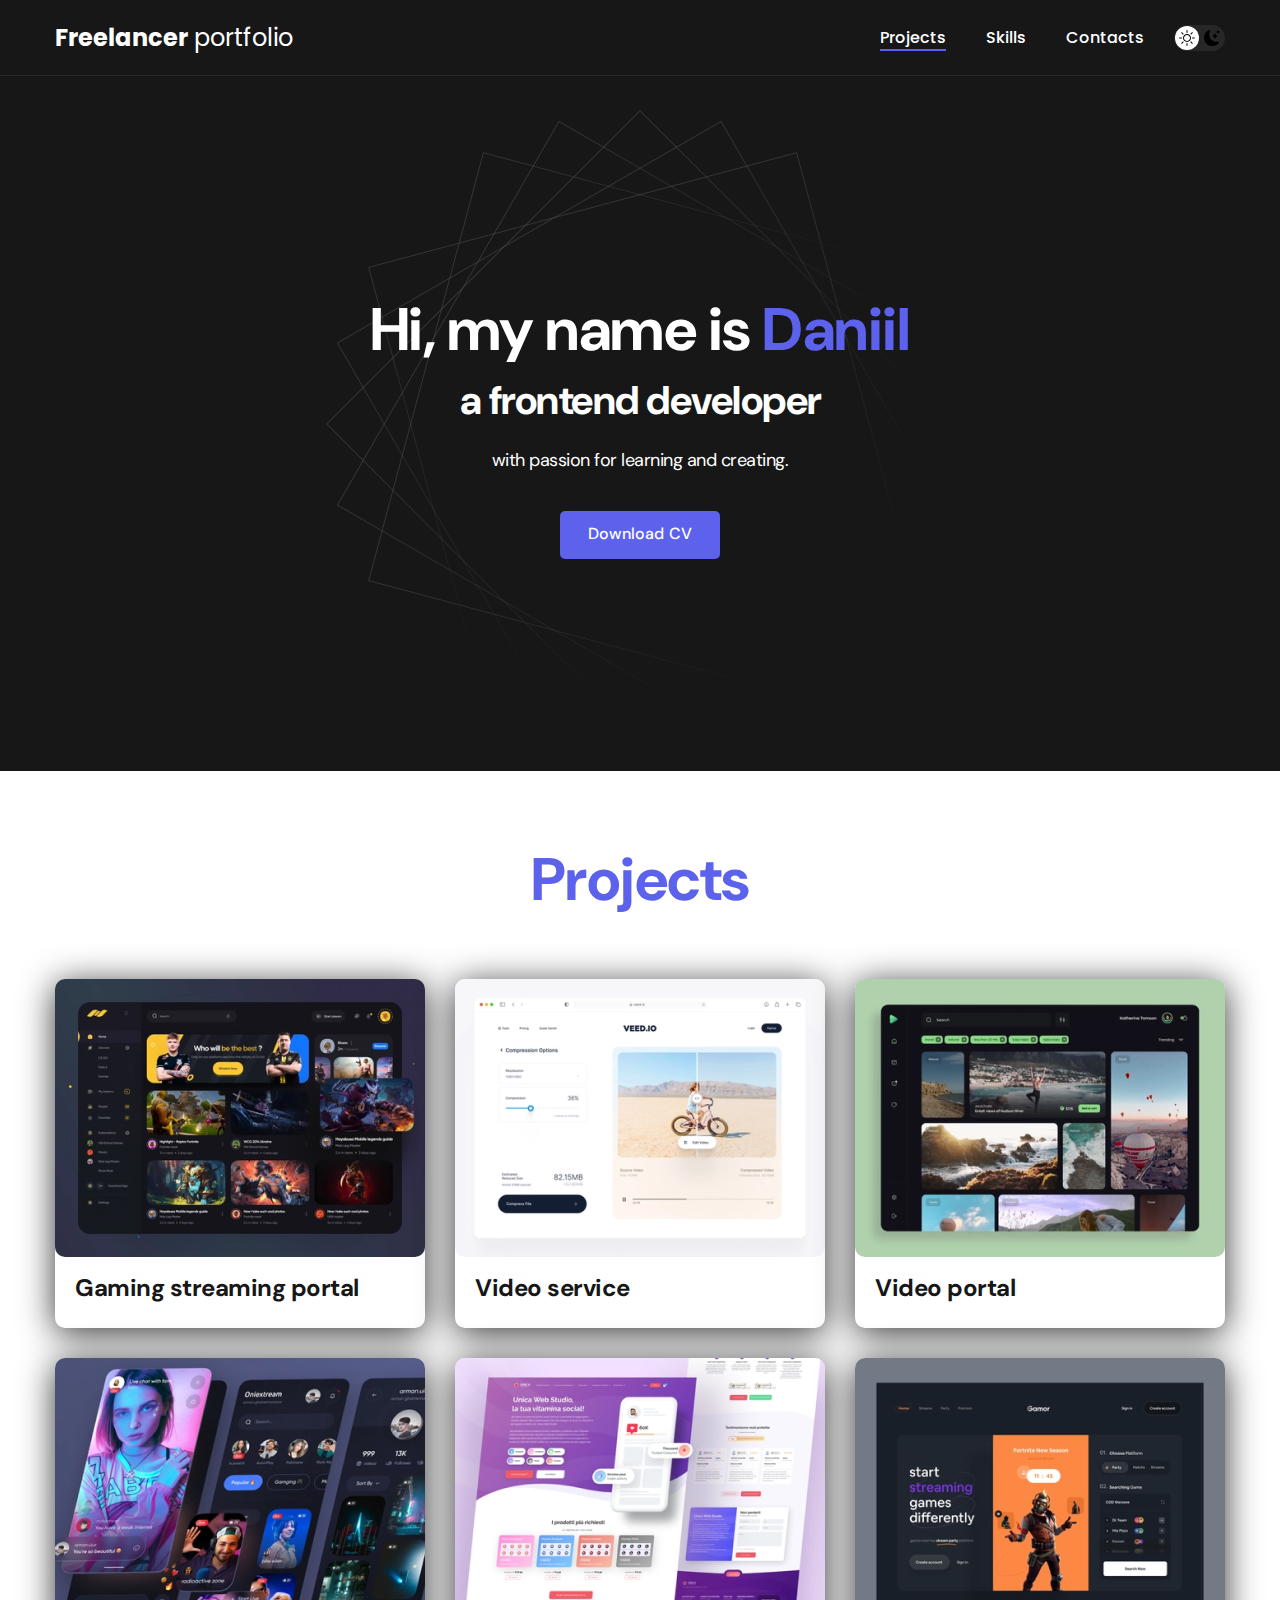
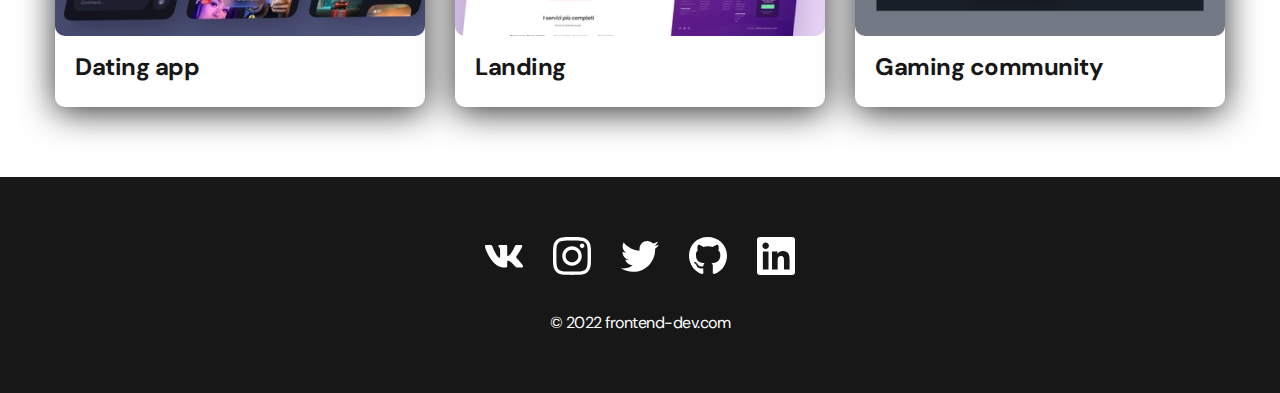
<file: index.html>
<!DOCTYPE html>
<html lang="en">

<head>
    <meta charset="UTF-8">
    <meta name="viewport" content="width=device-width, initial-scale=1.0">
    <title>Freelance Portfolio</title>
    <link rel="stylesheet" href="./css/main.css">
</head>

<body>
    <nav class="nav">
        <div class="container">
            <div class="nav-row">
                <a href="./index.html" class="logo"><strong>Freelancer</strong> portfolio</a>

                <button class="dark-mode-btn">
                    <img class="dark-mode-btn__icon" src="./img/icons/sun.svg" alt="Light mode">

                    <img class="dark-mode-btn__icon" src="./img/icons/moon.svg" alt="Dark mode">

                </button>

                <ul class="nav-list">
                    <li class="nav-list__item"><a href="./index.html"
                            class="nav-list__link nav-list__link--active">Projects</a></li>
                    <li class="nav-list__item"><a href="./skills.html" class="nav-list__link">Skills</a></li>
                    <li class="nav-list__item"><a href="./contacts.html" class="nav-list__link">Contacts</a></li>
                </ul>

            </div>
        </div>
    </nav>

    <header class="header">
        <div class="header__wrapper">
            <h1 class="header__title">
                <strong>Hi, my name is <em>Daniil</em></strong> <br>
                a frontend developer

            </h1>

            <div class="header__text">
                <p>with passion for learning and creating.</p>
    
            </div>
            
            <a href="#" class="btn">Download CV</a>
        </div>

    </header>

    <main class="section">
        <div class="container">
            <h2 class="title1">Projects</h2>
            <ul class="projects">
                <li class="project">
                    <a href="./project-page.html">
                        <img src="./img/projects/01.jpg" alt="Project image" class="project-img">
                        <h3 class="project-title">Gaming streaming portal</h3>
                    </a>
                </li>

                <li class="project">
                    <a href="./project-page 2.html">
                        <img src="./img/projects/02.jpg" alt="Project image" class="project-img">
                        <h3 class="project-title">Video service</h3>
                    </a>
                </li>

                <li class="project">
                    <a href="./project-page 3.html">
                        <img src="./img/projects/03.jpg" alt="Project image" class="project-img">
                        <h3 class="project-title">Video portal</h3>
                    </a>
                </li>

                <li class="project">
                    <a href="./project-page 4.html">
                        <img src="./img/projects/04.jpg" alt="Project image" class="project-img">
                        <h3 class="project-title">Dating app</h3>
                    </a>
                </li>

                <li class="project">
                    <a href="./project-page 5.html">
                        <img src="./img/projects/05.jpg" alt="Project image" class="project-img">
                        <h3 class="project-title">Landing</h3>
                    </a>
                </li>

                <li class="project">
                    <a href="./project-page 6.html">
                        <img src="./img/projects/06.jpg" alt="Project image" class="project-img">
                        <h3 class="project-title">Gaming community</h3>
                    </a>
                </li>
            </ul>
        </div>
    </main>

    <footer class="footer">
        <div class="container">
            <div class="footer__wrapper">
                <ul class="social">
                    <li class="social__item"><a href="#"><img src="./img/icons/vk.svg" alt="Link"></a></li>
                    <li class="social__item"><a href="#"><img src="./img/icons/instagram.svg" alt="Link"></a></li>
                    <li class="social__item"><a href="#"><img src="./img/icons/twitter.svg" alt="Link"></a></li>
                    <li class="social__item"><a href="#"><img src="./img/icons/gitHub.svg" alt="Link"></a></li>
                    <li class="social__item"><a href="#"><img src="./img/icons/linkedIn.svg" alt="Link"></a></li>
    
                </ul>
    
                <div class="copyright">
                    <p>© 2022 frontend-dev.com</p>
                </div>
            </div>
        </div>
    </footer>

    <script src="./js/main.js"></script>

</body>

</html>
</file>
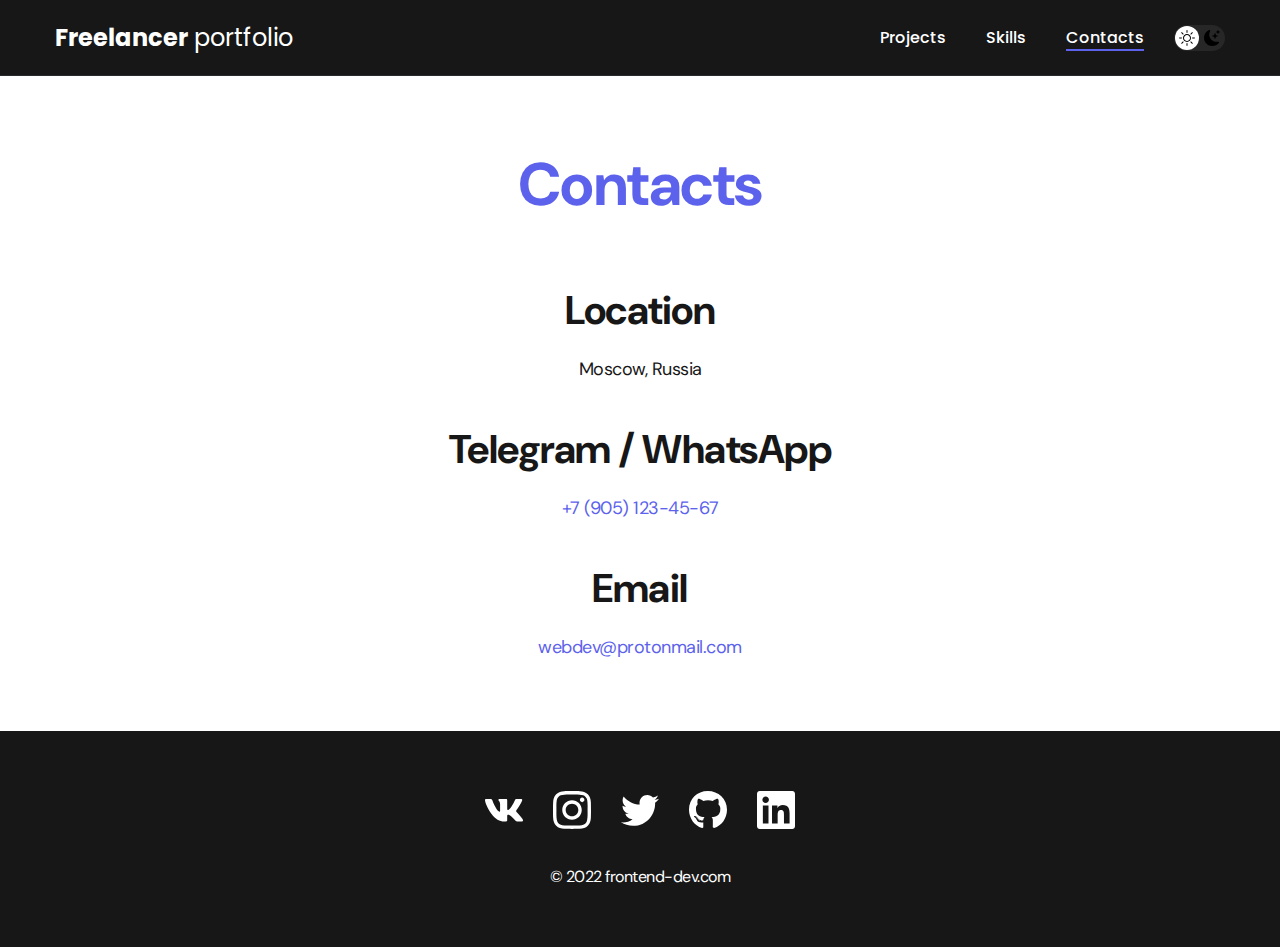
<file: contacts.html>
<!DOCTYPE html>
<html lang="en">

<head>
    <meta charset="UTF-8">
    <meta name="viewport" content="width=device-width, initial-scale=1.0">
    <title>Freelance Portfolio</title>
    <link rel="stylesheet" href="./css/main.css">
</head>

<body>
    <nav class="nav">
        <div class="container">
            <div class="nav-row">
                <a href="./index.html" class="logo"><strong>Freelancer</strong> portfolio</a>

                <button class="dark-mode-btn">
                    <img class="dark-mode-btn__icon" src="./img/icons/sun.svg" alt="Light mode">

                    <img class="dark-mode-btn__icon" src="./img/icons/moon.svg" alt="Dark mode">

                </button>

                <ul class="nav-list">
                    <li class="nav-list__item"><a href="./index.html" class="nav-list__link ">Projects</a></li>
                    <li class="nav-list__item"><a href="./skills.html" class="nav-list__link ">Skills</a></li>
                    <li class="nav-list__item"><a href="./contacts.html" class="nav-list__link nav-list__link--active">Contacts</a></li>
                </ul>

            </div>
        </div>
    </nav>

    <main class="section">
        <div class="container">
            <h1 class="title1">Contacts</h1>

            <ul class="content-list">
                <li class="content-list__item">
                    <h2 class="title-2">Location</h2>
                    <p>Moscow, Russia</p>
                </li>

                <li class="content-list__item">
                    <h2 class="title-2">Telegram / WhatsApp</h2>
                    <p><a href="tel:+79051234567">+7 (905) 123-45-67</a></p>
                </li>

                <li class="content-list__item">
                    <h2 class="title-2">Email</h2>
                    <p><a href="mailto:webdev@protonmail.com">webdev@protonmail.com</a></p>
                </li>                
            </ul>
        </div>
    </main>

    <footer class="footer">
        <div class="container">
            <div class="footer__wrapper">
                <ul class="social">
                    <li class="social__item"><a href="#"><img src="./img/icons/vk.svg" alt="Link"></a></li>
                    <li class="social__item"><a href="#"><img src="./img/icons/instagram.svg" alt="Link"></a></li>
                    <li class="social__item"><a href="#"><img src="./img/icons/twitter.svg" alt="Link"></a></li>
                    <li class="social__item"><a href="#"><img src="./img/icons/gitHub.svg" alt="Link"></a></li>
                    <li class="social__item"><a href="#"><img src="./img/icons/linkedIn.svg" alt="Link"></a></li>

                </ul>

                <div class="copyright">
                    <p>© 2022 frontend-dev.com</p>
                </div>
            </div>
        </div>
    </footer>


    <script src="./js/main.js"></script>


</body>

</html>
</file>
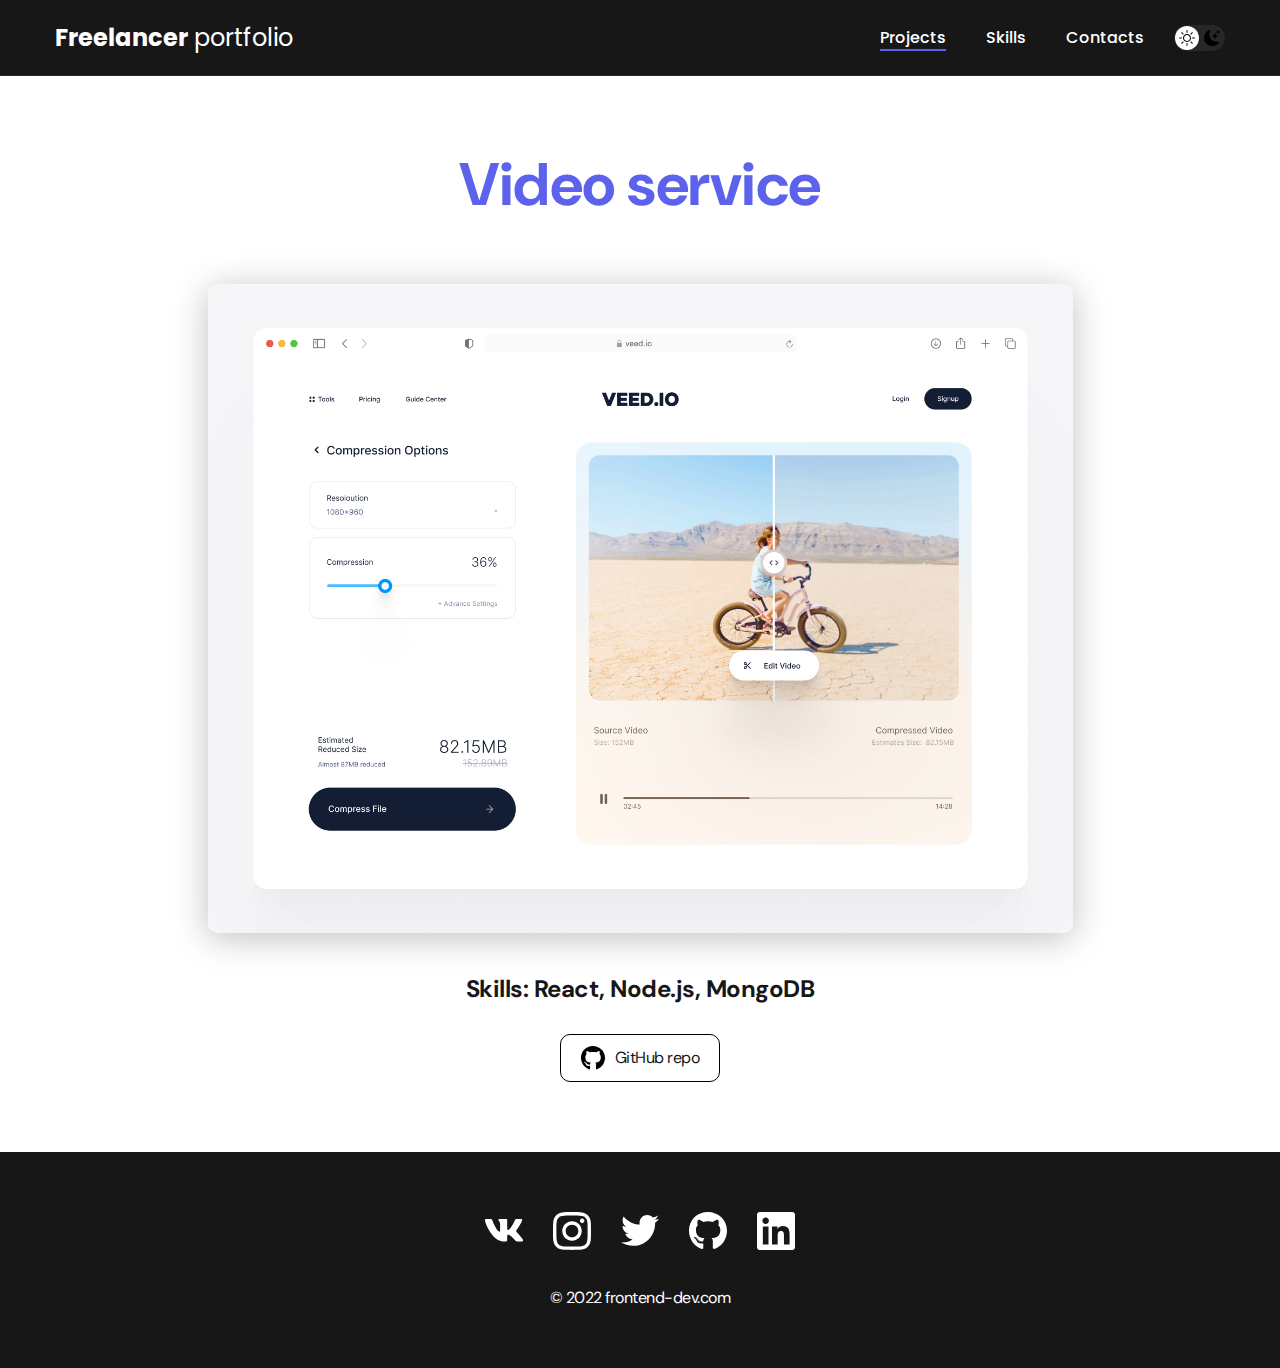
<file: project-page 2.html>
<!DOCTYPE html>
<html lang="en">

<head>
    <meta charset="UTF-8">
    <meta name="viewport" content="width=device-width, initial-scale=1.0">
    <title>Freelance Portfolio</title>
    <link rel="stylesheet" href="./css/main.css">
</head>

<body>
    <nav class="nav">
        <div class="container">
            <div class="nav-row">
                <a href="./index.html" class="logo"><strong>Freelancer</strong> portfolio</a>

                <button class="dark-mode-btn">
                    <img class="dark-mode-btn__icon" src="./img/icons/sun.svg" alt="Light mode">

                    <img class="dark-mode-btn__icon" src="./img/icons/moon.svg" alt="Dark mode">

                </button>

                <ul class="nav-list">
                    <li class="nav-list__item"><a href="./index.html"
                            class="nav-list__link nav-list__link--active">Projects</a></li>
                    <li class="nav-list__item"><a href="./skills.html" class="nav-list__link">Skills</a></li>
                    <li class="nav-list__item"><a href="./contacts.html" class="nav-list__link">Contacts</a></li>
                </ul>

            </div>
        </div>
    </nav>

    <main class="section">
        <div class="container">
            <div class="project-ditails">

                <h1 class="title1">Video service</h1>

                <img src="./img/projects/02-big.jpg" alt="" class="project-ditails_cover">

                <div class="project-ditails_desc">
                    <p>Skills: React, Node.js, MongoDB</p>
                </div>

                <a href="#" class="btn-outline">
                    <img src="./img/icons/gitHub-black.svg" alt="">
                    GitHub repo
                </a>
            </div>


            
        </div>
    </main>

    <footer class="footer">
        <div class="container">
            <div class="footer__wrapper">
                <ul class="social">
                    <li class="social__item"><a href="#"><img src="./img/icons/vk.svg" alt="Link"></a></li>
                    <li class="social__item"><a href="#"><img src="./img/icons/instagram.svg" alt="Link"></a></li>
                    <li class="social__item"><a href="#"><img src="./img/icons/twitter.svg" alt="Link"></a></li>
                    <li class="social__item"><a href="#"><img src="./img/icons/gitHub.svg" alt="Link"></a></li>
                    <li class="social__item"><a href="#"><img src="./img/icons/linkedIn.svg" alt="Link"></a></li>
    
                </ul>
    
                <div class="copyright">
                    <p>© 2022 frontend-dev.com</p>
                </div>
            </div>
        </div>
    </footer>

    <script src="./js/main.js"></script>


</body>

</html>
</file>
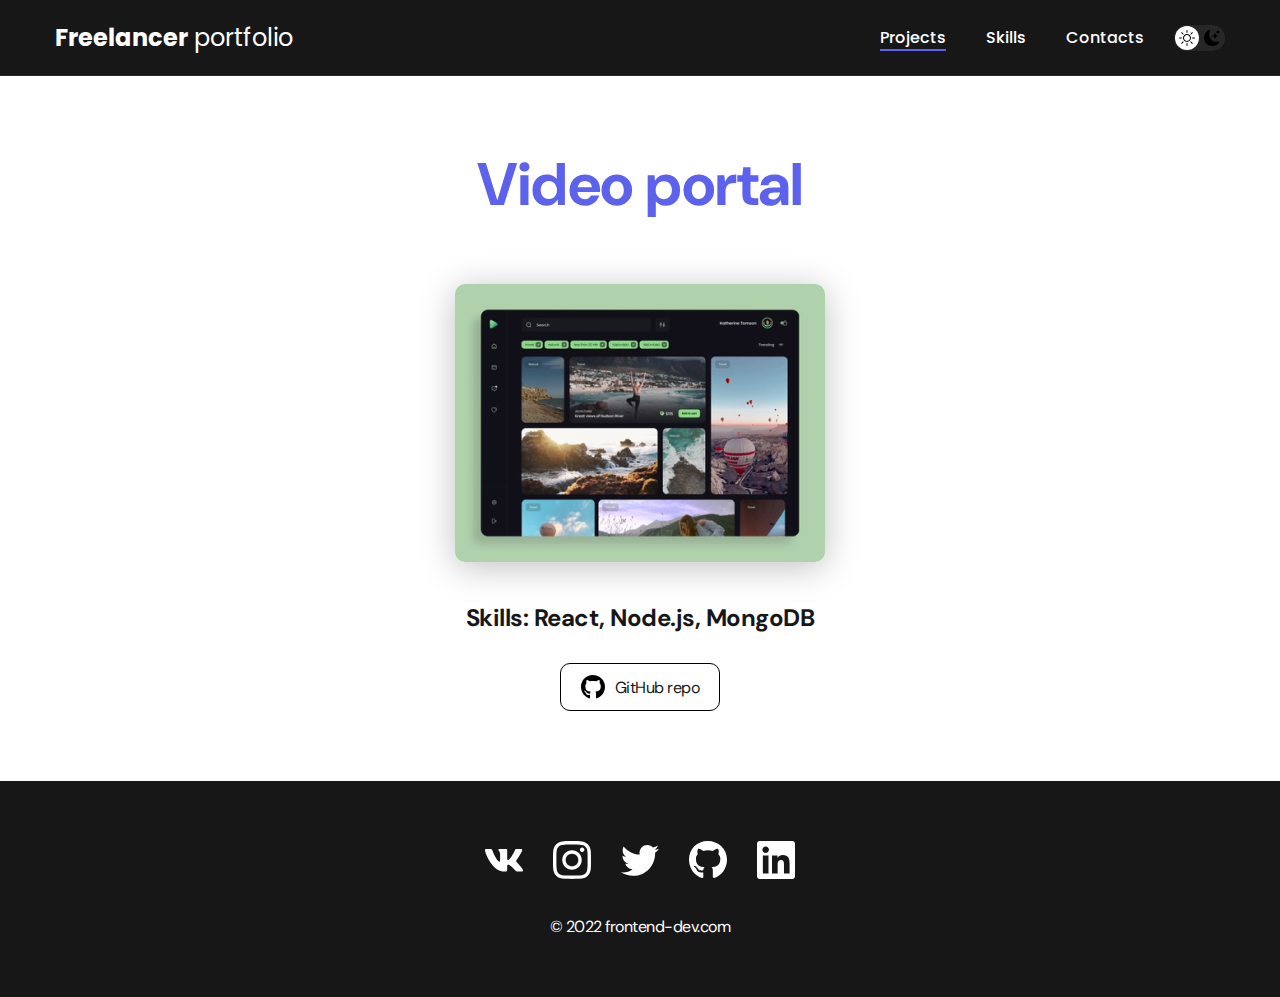
<file: project-page 3.html>
<!DOCTYPE html>
<html lang="en">

<head>
    <meta charset="UTF-8">
    <meta name="viewport" content="width=device-width, initial-scale=1.0">
    <title>Freelance Portfolio</title>
    <link rel="stylesheet" href="./css/main.css">
</head>

<body>
    <nav class="nav">
        <div class="container">
            <div class="nav-row">
                <a href="./index.html" class="logo"><strong>Freelancer</strong> portfolio</a>

                <button class="dark-mode-btn">
                    <img class="dark-mode-btn__icon" src="./img/icons/sun.svg" alt="Light mode">

                    <img class="dark-mode-btn__icon" src="./img/icons/moon.svg" alt="Dark mode">

                </button>

                <ul class="nav-list">
                    <li class="nav-list__item"><a href="./index.html"
                            class="nav-list__link nav-list__link--active">Projects</a></li>
                    <li class="nav-list__item"><a href="./skills.html" class="nav-list__link">Skills</a></li>
                    <li class="nav-list__item"><a href="./contacts.html" class="nav-list__link">Contacts</a></li>
                </ul>

            </div>
        </div>
    </nav>

    <main class="section">
        <div class="container">
            <div class="project-ditails">

                <h1 class="title1">Video portal</h1>

                <img src="./img/projects/03.jpg" alt="" class="project-ditails_cover">

                <div class="project-ditails_desc">
                    <p>Skills: React, Node.js, MongoDB</p>
                </div>

                <a href="#" class="btn-outline">
                    <img src="./img/icons/gitHub-black.svg" alt="">
                    GitHub repo
                </a>
            </div>


            
        </div>
    </main>

    <footer class="footer">
        <div class="container">
            <div class="footer__wrapper">
                <ul class="social">
                    <li class="social__item"><a href="#"><img src="./img/icons/vk.svg" alt="Link"></a></li>
                    <li class="social__item"><a href="#"><img src="./img/icons/instagram.svg" alt="Link"></a></li>
                    <li class="social__item"><a href="#"><img src="./img/icons/twitter.svg" alt="Link"></a></li>
                    <li class="social__item"><a href="#"><img src="./img/icons/gitHub.svg" alt="Link"></a></li>
                    <li class="social__item"><a href="#"><img src="./img/icons/linkedIn.svg" alt="Link"></a></li>
    
                </ul>
    
                <div class="copyright">
                    <p>© 2022 frontend-dev.com</p>
                </div>
            </div>
        </div>
    </footer>

    <script src="./js/main.js"></script>


</body>

</html>
</file>
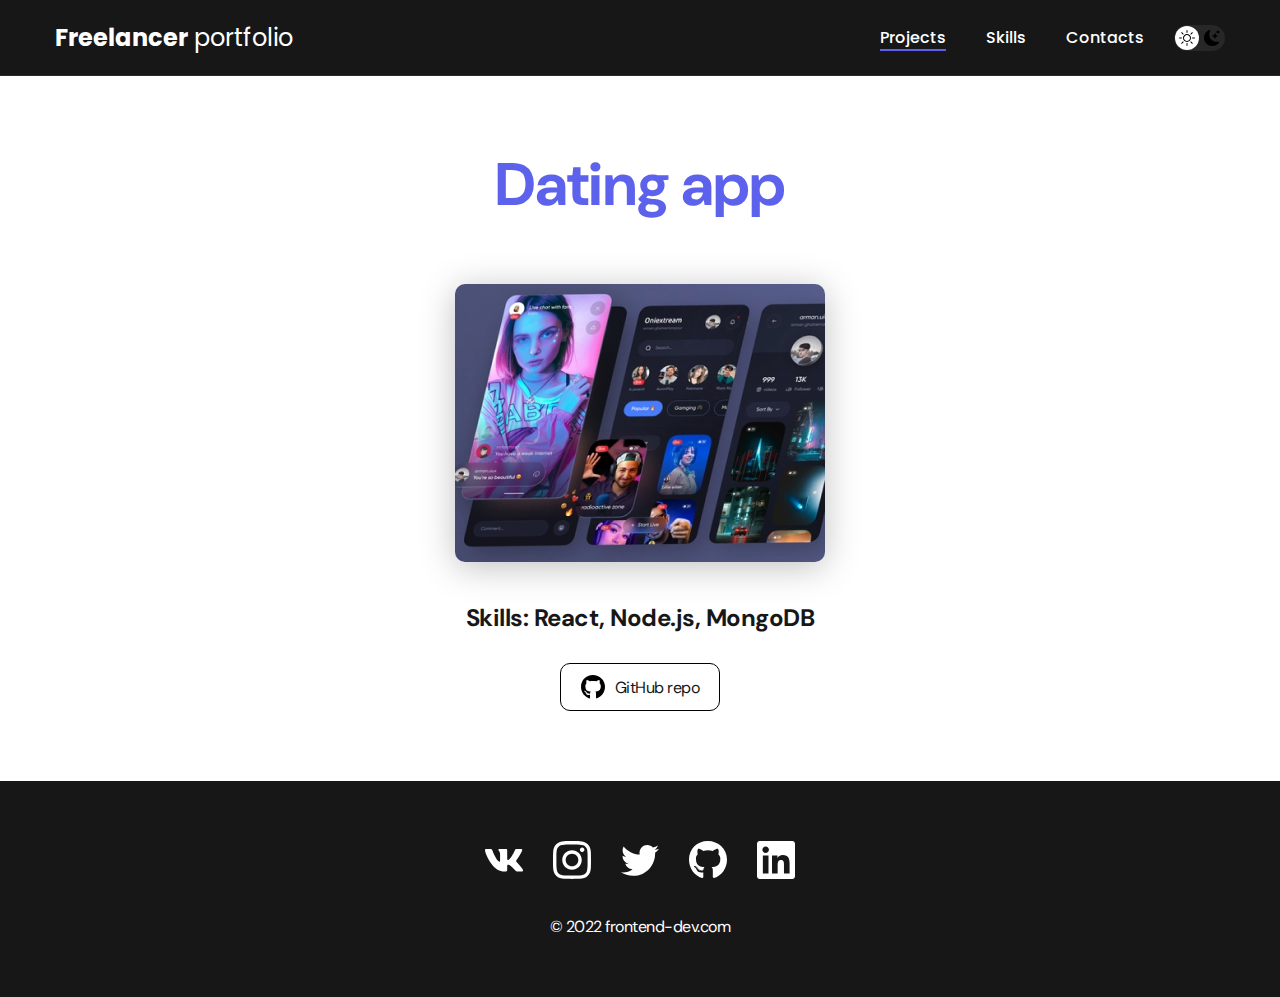
<file: project-page 4.html>
<!DOCTYPE html>
<html lang="en">

<head>
    <meta charset="UTF-8">
    <meta name="viewport" content="width=device-width, initial-scale=1.0">
    <title>Freelance Portfolio</title>
    <link rel="stylesheet" href="./css/main.css">
</head>

<body>
    <nav class="nav">
        <div class="container">
            <div class="nav-row">
                <a href="./index.html" class="logo"><strong>Freelancer</strong> portfolio</a>

                <button class="dark-mode-btn">
                    <img class="dark-mode-btn__icon" src="./img/icons/sun.svg" alt="Light mode">

                    <img class="dark-mode-btn__icon" src="./img/icons/moon.svg" alt="Dark mode">

                </button>

                <ul class="nav-list">
                    <li class="nav-list__item"><a href="./index.html"
                            class="nav-list__link nav-list__link--active">Projects</a></li>
                    <li class="nav-list__item"><a href="./skills.html" class="nav-list__link">Skills</a></li>
                    <li class="nav-list__item"><a href="./contacts.html" class="nav-list__link">Contacts</a></li>
                </ul>

            </div>
        </div>
    </nav>

    <main class="section">
        <div class="container">
            <div class="project-ditails">

                <h1 class="title1">Dating app</h1>

                <img src="./img/projects/04.jpg" alt="" class="project-ditails_cover">

                <div class="project-ditails_desc">
                    <p>Skills: React, Node.js, MongoDB</p>
                </div>

                <a href="#" class="btn-outline">
                    <img src="./img/icons/gitHub-black.svg" alt="">
                    GitHub repo
                </a>
            </div>


            
        </div>
    </main>

    <footer class="footer">
        <div class="container">
            <div class="footer__wrapper">
                <ul class="social">
                    <li class="social__item"><a href="#"><img src="./img/icons/vk.svg" alt="Link"></a></li>
                    <li class="social__item"><a href="#"><img src="./img/icons/instagram.svg" alt="Link"></a></li>
                    <li class="social__item"><a href="#"><img src="./img/icons/twitter.svg" alt="Link"></a></li>
                    <li class="social__item"><a href="#"><img src="./img/icons/gitHub.svg" alt="Link"></a></li>
                    <li class="social__item"><a href="#"><img src="./img/icons/linkedIn.svg" alt="Link"></a></li>
    
                </ul>
    
                <div class="copyright">
                    <p>© 2022 frontend-dev.com</p>
                </div>
            </div>
        </div>
    </footer>

    <script src="./js/main.js"></script>


</body>

</html>
</file>
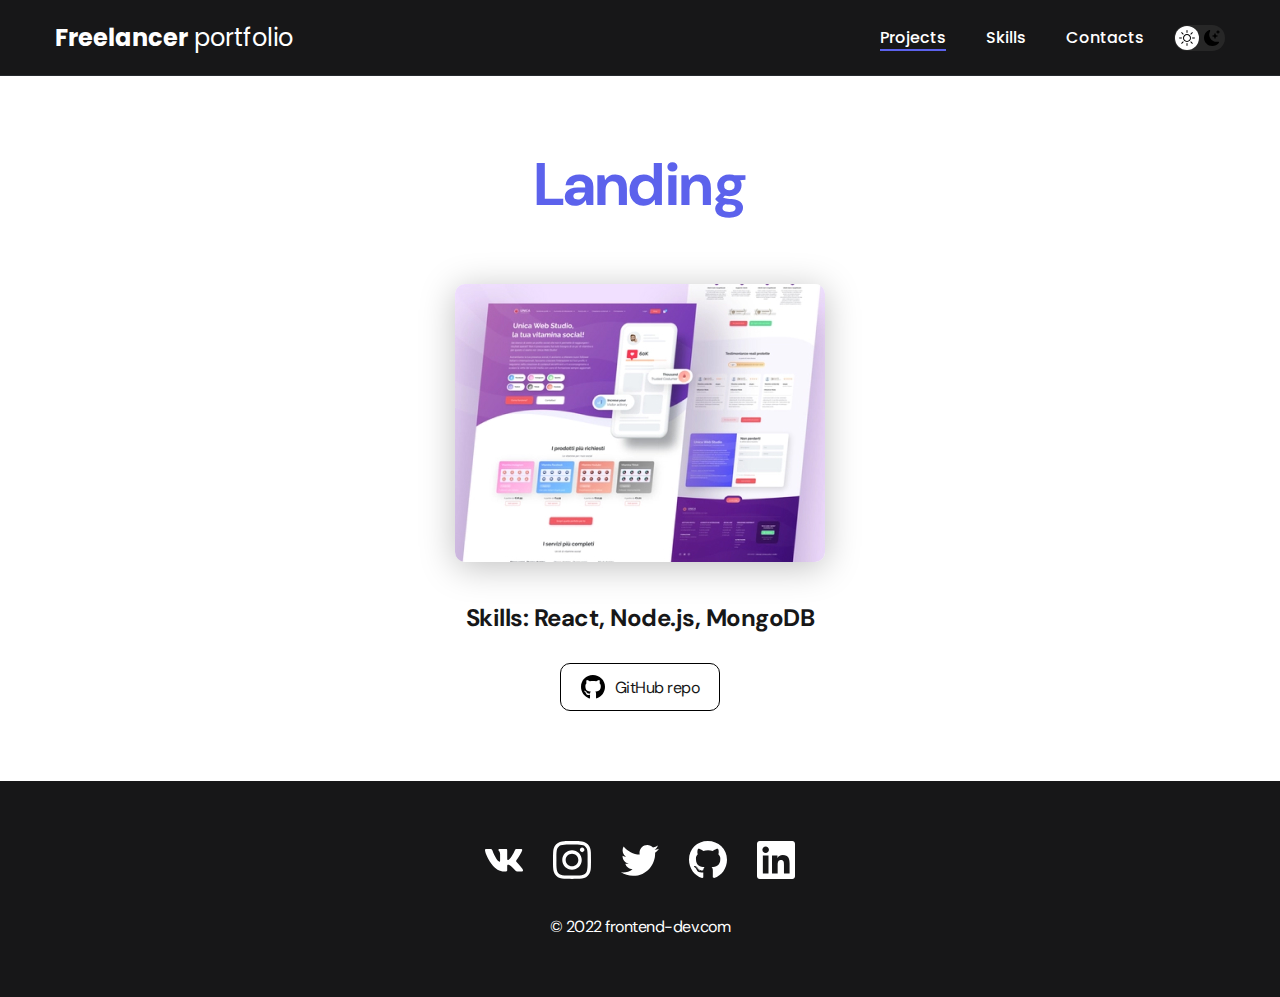
<file: project-page 5.html>
<!DOCTYPE html>
<html lang="en">

<head>
    <meta charset="UTF-8">
    <meta name="viewport" content="width=device-width, initial-scale=1.0">
    <title>Freelance Portfolio</title>
    <link rel="stylesheet" href="./css/main.css">
</head>

<body>
    <nav class="nav">
        <div class="container">
            <div class="nav-row">
                <a href="./index.html" class="logo"><strong>Freelancer</strong> portfolio</a>

                <button class="dark-mode-btn">
                    <img class="dark-mode-btn__icon" src="./img/icons/sun.svg" alt="Light mode">

                    <img class="dark-mode-btn__icon" src="./img/icons/moon.svg" alt="Dark mode">

                </button>

                <ul class="nav-list">
                    <li class="nav-list__item"><a href="./index.html"
                            class="nav-list__link nav-list__link--active">Projects</a></li>
                    <li class="nav-list__item"><a href="./skills.html" class="nav-list__link">Skills</a></li>
                    <li class="nav-list__item"><a href="./contacts.html" class="nav-list__link">Contacts</a></li>
                </ul>

            </div>
        </div>
    </nav>

    <main class="section">
        <div class="container">
            <div class="project-ditails">

                <h1 class="title1">Landing</h1>

                <img src="./img/projects/05.jpg" alt="" class="project-ditails_cover">

                <div class="project-ditails_desc">
                    <p>Skills: React, Node.js, MongoDB</p>
                </div>

                <a href="#" class="btn-outline">
                    <img src="./img/icons/gitHub-black.svg" alt="">
                    GitHub repo
                </a>
            </div>


            
        </div>
    </main>

    <footer class="footer">
        <div class="container">
            <div class="footer__wrapper">
                <ul class="social">
                    <li class="social__item"><a href="#"><img src="./img/icons/vk.svg" alt="Link"></a></li>
                    <li class="social__item"><a href="#"><img src="./img/icons/instagram.svg" alt="Link"></a></li>
                    <li class="social__item"><a href="#"><img src="./img/icons/twitter.svg" alt="Link"></a></li>
                    <li class="social__item"><a href="#"><img src="./img/icons/gitHub.svg" alt="Link"></a></li>
                    <li class="social__item"><a href="#"><img src="./img/icons/linkedIn.svg" alt="Link"></a></li>
    
                </ul>
    
                <div class="copyright">
                    <p>© 2022 frontend-dev.com</p>
                </div>
            </div>
        </div>
    </footer>

    <script src="./js/main.js"></script>


</body>

</html>
</file>
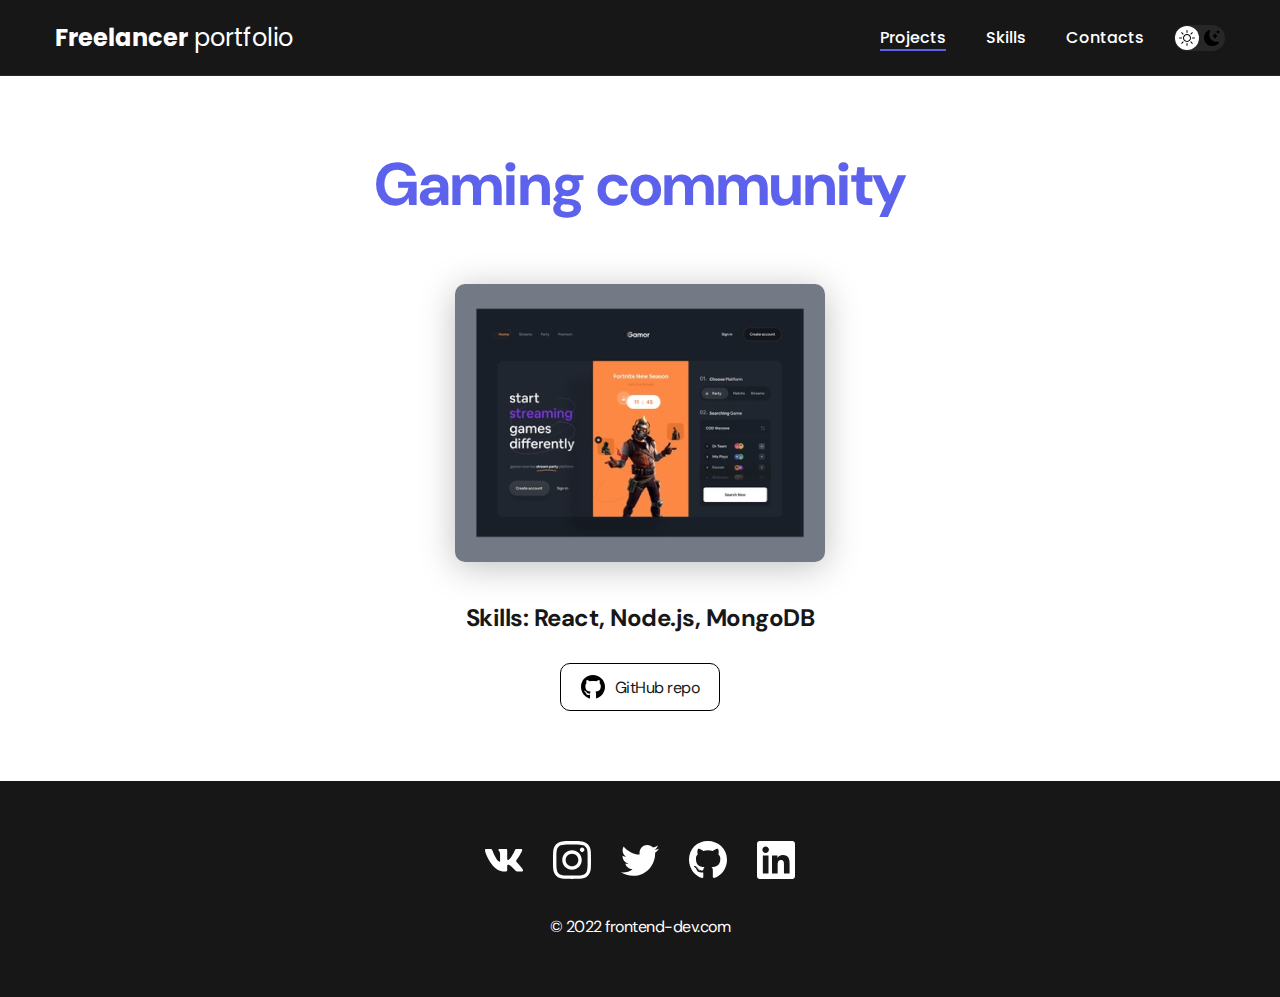
<file: project-page 6.html>
<!DOCTYPE html>
<html lang="en">

<head>
    <meta charset="UTF-8">
    <meta name="viewport" content="width=device-width, initial-scale=1.0">
    <title>Freelance Portfolio</title>
    <link rel="stylesheet" href="./css/main.css">
</head>

<body>
    <nav class="nav">
        <div class="container">
            <div class="nav-row">
                <a href="./index.html" class="logo"><strong>Freelancer</strong> portfolio</a>

                <button class="dark-mode-btn">
                    <img class="dark-mode-btn__icon" src="./img/icons/sun.svg" alt="Light mode">

                    <img class="dark-mode-btn__icon" src="./img/icons/moon.svg" alt="Dark mode">

                </button>

                <ul class="nav-list">
                    <li class="nav-list__item"><a href="./index.html"
                            class="nav-list__link nav-list__link--active">Projects</a></li>
                    <li class="nav-list__item"><a href="./skills.html" class="nav-list__link">Skills</a></li>
                    <li class="nav-list__item"><a href="./contacts.html" class="nav-list__link">Contacts</a></li>
                </ul>

            </div>
        </div>
    </nav>

    <main class="section">
        <div class="container">
            <div class="project-ditails">

                <h1 class="title1">Gaming community</h1>

                <img src="./img/projects/06.jpg" alt="" class="project-ditails_cover">

                <div class="project-ditails_desc">
                    <p>Skills: React, Node.js, MongoDB</p>
                </div>

                <a href="#" class="btn-outline">
                    <img src="./img/icons/gitHub-black.svg" alt="">
                    GitHub repo
                </a>
            </div>


            
        </div>
    </main>

    <footer class="footer">
        <div class="container">
            <div class="footer__wrapper">
                <ul class="social">
                    <li class="social__item"><a href="#"><img src="./img/icons/vk.svg" alt="Link"></a></li>
                    <li class="social__item"><a href="#"><img src="./img/icons/instagram.svg" alt="Link"></a></li>
                    <li class="social__item"><a href="#"><img src="./img/icons/twitter.svg" alt="Link"></a></li>
                    <li class="social__item"><a href="#"><img src="./img/icons/gitHub.svg" alt="Link"></a></li>
                    <li class="social__item"><a href="#"><img src="./img/icons/linkedIn.svg" alt="Link"></a></li>
    
                </ul>
    
                <div class="copyright">
                    <p>© 2022 frontend-dev.com</p>
                </div>
            </div>
        </div>
    </footer>

    <script src="./js/main.js"></script>


</body>

</html>
</file>
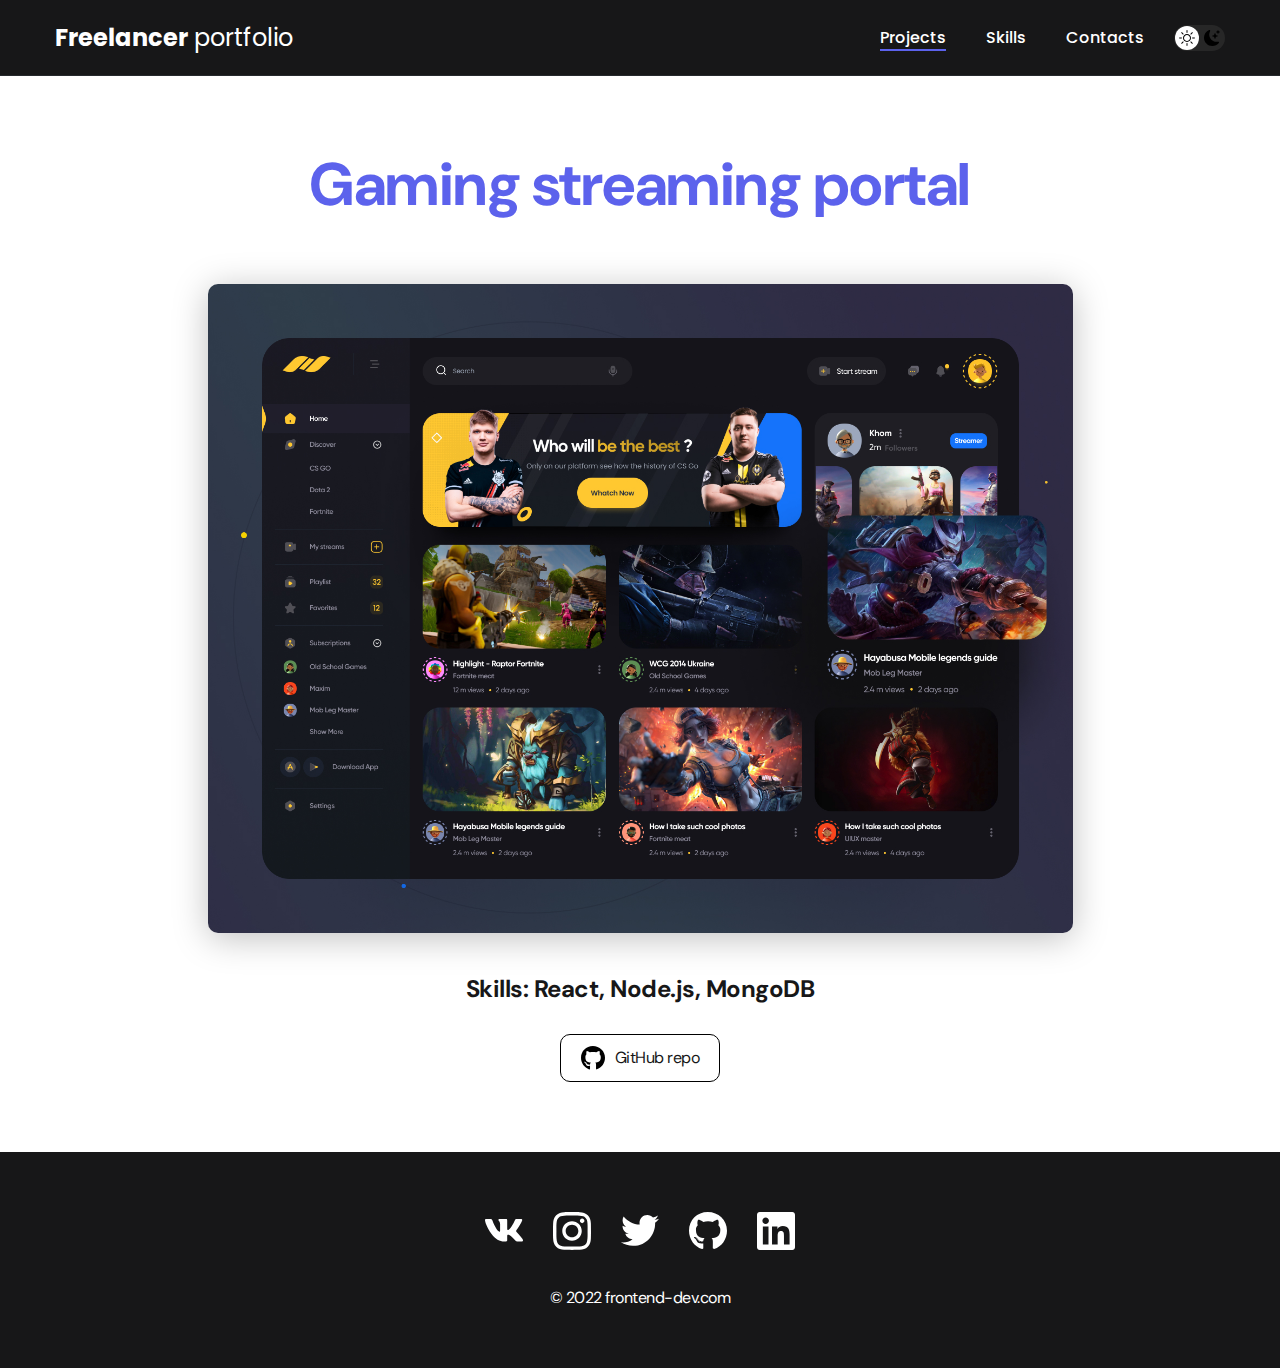
<file: project-page.html>
<!DOCTYPE html>
<html lang="en">

<head>
    <meta charset="UTF-8">
    <meta name="viewport" content="width=device-width, initial-scale=1.0">
    <title>Freelance Portfolio</title>
    <link rel="stylesheet" href="./css/main.css">
</head>

<body>
    <nav class="nav">
        <div class="container">
            <div class="nav-row">
                <a href="./index.html" class="logo"><strong>Freelancer</strong> portfolio</a>

                <button class="dark-mode-btn">
                    <img class="dark-mode-btn__icon" src="./img/icons/sun.svg" alt="Light mode">

                    <img class="dark-mode-btn__icon" src="./img/icons/moon.svg" alt="Dark mode">

                </button>

                <ul class="nav-list">
                    <li class="nav-list__item"><a href="./index.html"
                            class="nav-list__link nav-list__link--active">Projects</a></li>
                    <li class="nav-list__item"><a href="./skills.html" class="nav-list__link">Skills</a></li>
                    <li class="nav-list__item"><a href="./contacts.html" class="nav-list__link">Contacts</a></li>
                </ul>

            </div>
        </div>
    </nav>

    <main class="section">
        <div class="container">
            <div class="project-ditails">

                <h1 class="title1">Gaming streaming portal</h1>

                <img src="./img/projects/01-big.jpg" alt="" class="project-ditails_cover">

                <div class="project-ditails_desc">
                    <p>Skills: React, Node.js, MongoDB</p>
                </div>

                <a href="#" class="btn-outline">
                    <img src="./img/icons/gitHub-black.svg" alt="">
                    GitHub repo
                </a>
            </div>


            
        </div>
    </main>

    <footer class="footer">
        <div class="container">
            <div class="footer__wrapper">
                <ul class="social">
                    <li class="social__item"><a href="#"><img src="./img/icons/vk.svg" alt="Link"></a></li>
                    <li class="social__item"><a href="#"><img src="./img/icons/instagram.svg" alt="Link"></a></li>
                    <li class="social__item"><a href="#"><img src="./img/icons/twitter.svg" alt="Link"></a></li>
                    <li class="social__item"><a href="#"><img src="./img/icons/gitHub.svg" alt="Link"></a></li>
                    <li class="social__item"><a href="#"><img src="./img/icons/linkedIn.svg" alt="Link"></a></li>
    
                </ul>
    
                <div class="copyright">
                    <p>© 2022 frontend-dev.com</p>
                </div>
            </div>
        </div>
    </footer>

    <script src="./js/main.js"></script>


</body>

</html>
</file>
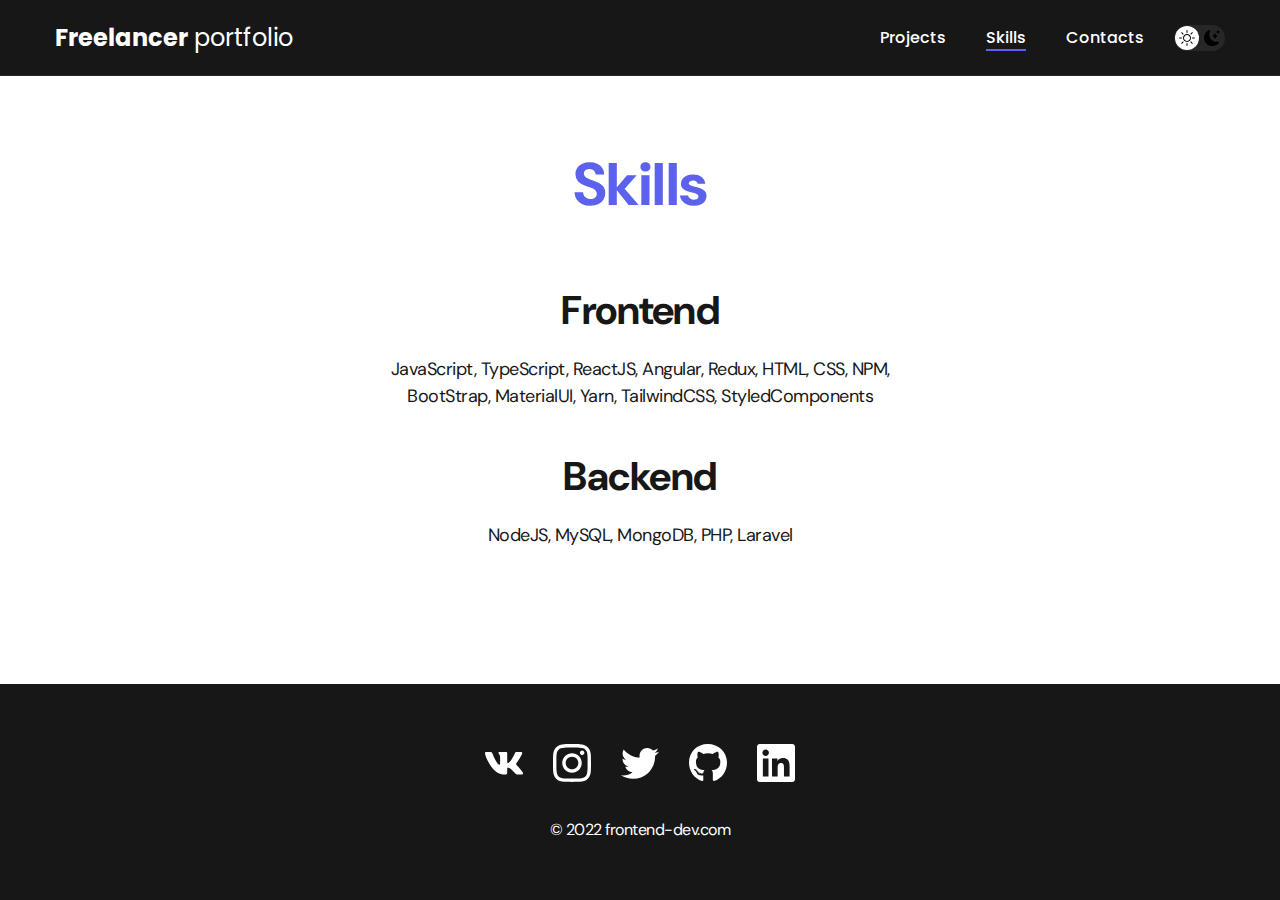
<file: skills.html>
<!DOCTYPE html>
<html lang="en">

<head>
    <meta charset="UTF-8">
    <meta name="viewport" content="width=device-width, initial-scale=1.0">
    <title>Freelance Portfolio</title>
    <link rel="stylesheet" href="./css/main.css">
</head>

<body>
    <nav class="nav">
        <div class="container">
            <div class="nav-row">
                <a href="./index.html" class="logo"><strong>Freelancer</strong> portfolio</a>

                <button class="dark-mode-btn">
                    <img class="dark-mode-btn__icon" src="./img/icons/sun.svg" alt="Light mode">

                    <img class="dark-mode-btn__icon" src="./img/icons/moon.svg" alt="Dark mode">

                </button>

                <ul class="nav-list">
                    <li class="nav-list__item"><a href="./index.html" class="nav-list__link ">Projects</a></li>
                    <li class="nav-list__item"><a href="./skills.html" class="nav-list__link nav-list__link--active">Skills</a></li>
                    <li class="nav-list__item"><a href="./contacts.html" class="nav-list__link">Contacts</a></li>
                </ul>

            </div>
        </div>
    </nav>

    <main class="section">
        <div class="container">
            <h1 class="title1">Skills</h1>

            <ul class="content-list">
                <li class="content-list__item">
                    <h2 class="title-2">Frontend</h2>
                    <p>JavaScript, TypeScript, ReactJS, Angular, Redux, HTML, CSS, NPM, BootStrap, MaterialUI, Yarn,
                        TailwindCSS, StyledComponents</p>
                </li>
                <li class="content-list__item">
                    <h2 class="title-2">Backend</h2>
                    <p>NodeJS, MySQL, MongoDB, PHP, Laravel</p>
                </li>
            </ul>
        </div>
    </main>

    <footer class="footer">
        <div class="container">
            <div class="footer__wrapper">
                <ul class="social">
                    <li class="social__item"><a href="#"><img src="./img/icons/vk.svg" alt="Link"></a></li>
                    <li class="social__item"><a href="#"><img src="./img/icons/instagram.svg" alt="Link"></a></li>
                    <li class="social__item"><a href="#"><img src="./img/icons/twitter.svg" alt="Link"></a></li>
                    <li class="social__item"><a href="#"><img src="./img/icons/gitHub.svg" alt="Link"></a></li>
                    <li class="social__item"><a href="#"><img src="./img/icons/linkedIn.svg" alt="Link"></a></li>

                </ul>

                <div class="copyright">
                    <p>© 2022 frontend-dev.com</p>
                </div>
            </div>
        </div>
    </footer>

    <script src="./js/main.js"></script>


</body>

</html>
</file>
<file: css/main.css>
@import "./reset.css";
@import url('https://fonts.googleapis.com/css2?family=DM+Sans:ital,opsz,wght@0,9..40,100..1000;1,9..40,100..1000&family=Poppins:wght@400;500;700&display=swap');

/*
    font-family: "DM Sans", sans-serif;
    font-family: "Poppins", sans-serif;
*/

:root {
    --black: #171718;
    --black-border: #26292D;
    --white: #fff;
    --purple: #5C62EC;

    /* Переменные */

    --text-color: var(--black);
    --dark-bg: var(--black);
    --dark-border: var(--black-border);
    --header-text: var(--white);
    --accent: var(--purple);

    /* Light mode */

    --page-bg: var(--white);
    --text-color: var(--black);

    --project-card-bg: var(--white);
    --card-text: var(--black);
    --box-shadow: 0px 5px 35px rgba(0, 0, 0, 0.8);
}

.dark {
    --page-bg: #252526;
    --text-color: var(--white);

    --project-card-bg: var(--black);
    --card-text: var(--white);
    --box-shadow: 0px 5px 35px rgba(0, 0, 0, 0.25);
}

html,
body {
    display: flex;
    flex-direction: column;

    font-family: "DM Sans", sans-serif;
    letter-spacing: -0.5px;
    min-height: 100vh;
    
    /* Light mode */
    background-color: var(--page-bg);
    color: var(--text-color);
}

.none {
    display: none !important;
}

/* General */

.section {
    padding: 70px 0;
}

.title1 {
    margin-bottom: 60px;

    font-size: 60px;
    font-weight: 700;
    line-height: 1.3;
    color: var(--accent);
    text-align: center;
}


.title-2 {
    margin-bottom: 20px;

    font-size: 40px;
    line-height: 1.30;
    font-weight: 700;
}

.container {
    margin: 0 auto;
    padding: 0 15px;
    max-width: 1200px;
}

/* Nav */

.nav {
    padding: 20px 0;
    background-color: var(--dark-bg);
    color: var(--white);
    border-bottom: 1px solid var(--dark-border);
    letter-spacing: normal;
}

.nav-row {
    display: flex;
    justify-content: flex-end;
    align-items: center;
    column-gap: 30px;
    row-gap: 20px;
    flex-wrap: wrap;
}

.logo {
    margin-right: auto;
    color: var(--header-text);
    font-size: 24px;
    font-family: "Poppins", sans-serif;
}

.logo strong {
    font-weight: 700;
}

.nav-list {
    display: flex;
    align-items: center;
    column-gap: 40px;
    row-gap: 10px;
    font-size: 16px;
    font-weight: 500;
    font-family: "Poppins", sans-serif;
}

.nav-list__link {
    color: var(--header-text);

    transition: opaccity 0.2s ease-in;
}

.nav-list__link:hover {
    opacity: 0.8;
}

.nav-list__link--active {
    position: relative;
}

.nav-list__link--active::before {
    content: "";

    position: absolute;
    left: 0;
    top: 100%;

    display: block;
    height: 2px;
    width: 100%;
    background-color: var(--accent);
}

/* Dark mode button */

.dark-mode-btn {
    order: 1;
    position: relative;

    display: flex;
    justify-content: space-between;
    width: 51px;
    height: 26px;
    padding: 5px;

    border-radius: 50px;
    background-color: #272727;
   
}

.dark-mode-btn__icon{
    position: relative;
    z-index: 9;

}

.dark-mode-btn::before {
    content: "";

    position: absolute;
    top: 1px;
    left: 1px;

    display: block;
    width: 24px;
    height: 24px;

    border-radius: 50%;
    background-color:   var(--white);

    transition: left 0.2s ease-in;
}

.dark-mode-btn--active::before {
    left: 26px;

}

/* Header */

.header {
    padding: 40px 0;
    /* если понадобится больше места использовать min */
    min-height: 695px;

    display: flex;
    justify-content: center;
    align-items: center;

    background-color: var(--dark-bg);
    background-image: url('./../img/header-bg.png');
    background-repeat: no-repeat;
    background-size: auto;
    background-position: center;

    color: var(--header-text);
    text-align: center;
}

.header__wrapper {
    padding: 0 15px;
    max-width: 660px;
}

.header__title {
    margin-bottom: 20px;

    font-size: 40px;
    font-weight: 700;
    line-height: 1.4;
    color: var(--header-text);
}

.header__title strong {
    font-size: 60px;
    font-weight: 700;
}

.header__title em {
    font-style: normal;
    color: var(--accent);
}

.header__text {
    margin-bottom: 40px;
    font-size: 18px;
    line-height: 1.333;
}

.header__text p+p {
    margin-top: 0.5em;
}

/* btn */

.btn {
    display: inline-block;
    height: 48px;
    padding: 12px 28px;

    border-radius: 5px;
    background-color: var(--accent);
    color: var(--white);
    letter-spacing: 0.15px;
    font-size: 16px;
    font-weight: 500;

    transition: opacity 0.2s ease-in;
}

.btn:hover {
    opacity: 0.8;
}

.btn:active {
    position: relative;
    top: 1px;
}

/* Button outline */

.btn-outline {
    display: flex;
    column-gap: 10px;
    align-items: center;

    height: 48px;
    padding: 12px 20px;
    border-radius: 10px;

    border: 1px solid #000;
    color: var(--black);
    background-color: var(--white);

    transition: opacity 0.2s ease-in;
}

.btn-outline:hover {
    opacity: 0.8;
}

.btn-outline:active {
    position: relative;
    top: 1px;
}


/* Projects */

.projects {
    display: flex;
    justify-content: center;
    flex-wrap: wrap;
    column-gap: 30px;
    row-gap: 30px;
}

.project {
    max-width: 370px;
    background-color: var(--project-card-bg);
    box-shadow: var(--box-shadow);
    border-radius: 10px;
}

.project-img {
    border-radius: 10px;
}

.project-title {
    padding: 15px 20px 25px;
    font-weight: 700;
    font-size: 24px;
    line-height: 1.3;
    color: var(--card-text);
}

/* Project ditails */

.project-ditails {
    margin: 0 auto;
    max-width: 865px;

    display: flex;
    flex-direction: column;
    align-items: center;

    text-align: center;
}

.project-ditails_cover {
    max-width: 100%;
    margin-bottom: 40px;
    box-shadow: 0px 5px 35px rgba(0, 0, 0, 0.25);
    border-radius: 10px;
}

.project-ditails_desc {
    font-size: 24px;
    font-weight: 700;
    line-height: 1.3;
    margin-bottom: 30px;
}

/* Content List */

.content-list {
    max-width: 570px;
    margin: 0 auto;
    display: flex;
    flex-direction: column;
    align-items: center;
    row-gap: 40px;
    text-align: center;
}

.content-list a {
    color: var(--accent);
}

.content-list__item {
    font-size: 18px;
    line-height: 1.5;

}

.content-list__item p + p {
    margin-top: 0.5em;
}



/* Footer */

.footer {
    margin-top: auto;
    padding: 60px 50px;
    background-color: var(--dark-bg);
    color: var(--header-text);
}

.footer__wrapper {
    display: flex;
    flex-direction: column;
    align-items: center;
    row-gap: 37px;
}

.social {
    display: flex;
    column-gap: 30px;
    align-items: center;
}

@media (max-width: 620px) {

    /* Header */

    .header {
        min-height: unset;
    }

    .header__title {
        font-size: 30px;
    }

    .header__title strong {
        font-size: 40px;
    }

    /* Nav */

    .nav-row {
        justify-content: space-between;
    }

    .dark-mode-btn {
        order: 0;
    }

    /* General */

    .section {
        padding: 40px 0;
    }

    .title1 {
        margin-bottom: 30px;
        font-size: 40px;
    }

    .title-2 {
        margin-bottom: 10px;
        font-size: 30px;
    }

    .content-list {
        row-gap: 20px;
    }

    .content-list__item {
        font-size: 16px;
    }

    /* Projects page */

    .project-title {
        font-size: 22px;
    }

    .project-ditails_desc {
        font-size:  20px;
    }

    /* Footer */

    .footer {
        padding: 40px 0 30px;
    }

    .footer__wrapper {
        row-gap: 20px;
    }

    .social {
        column-gap: 20px;
    }

    .social__item {
        width: 28px;
    }
}
</file>
